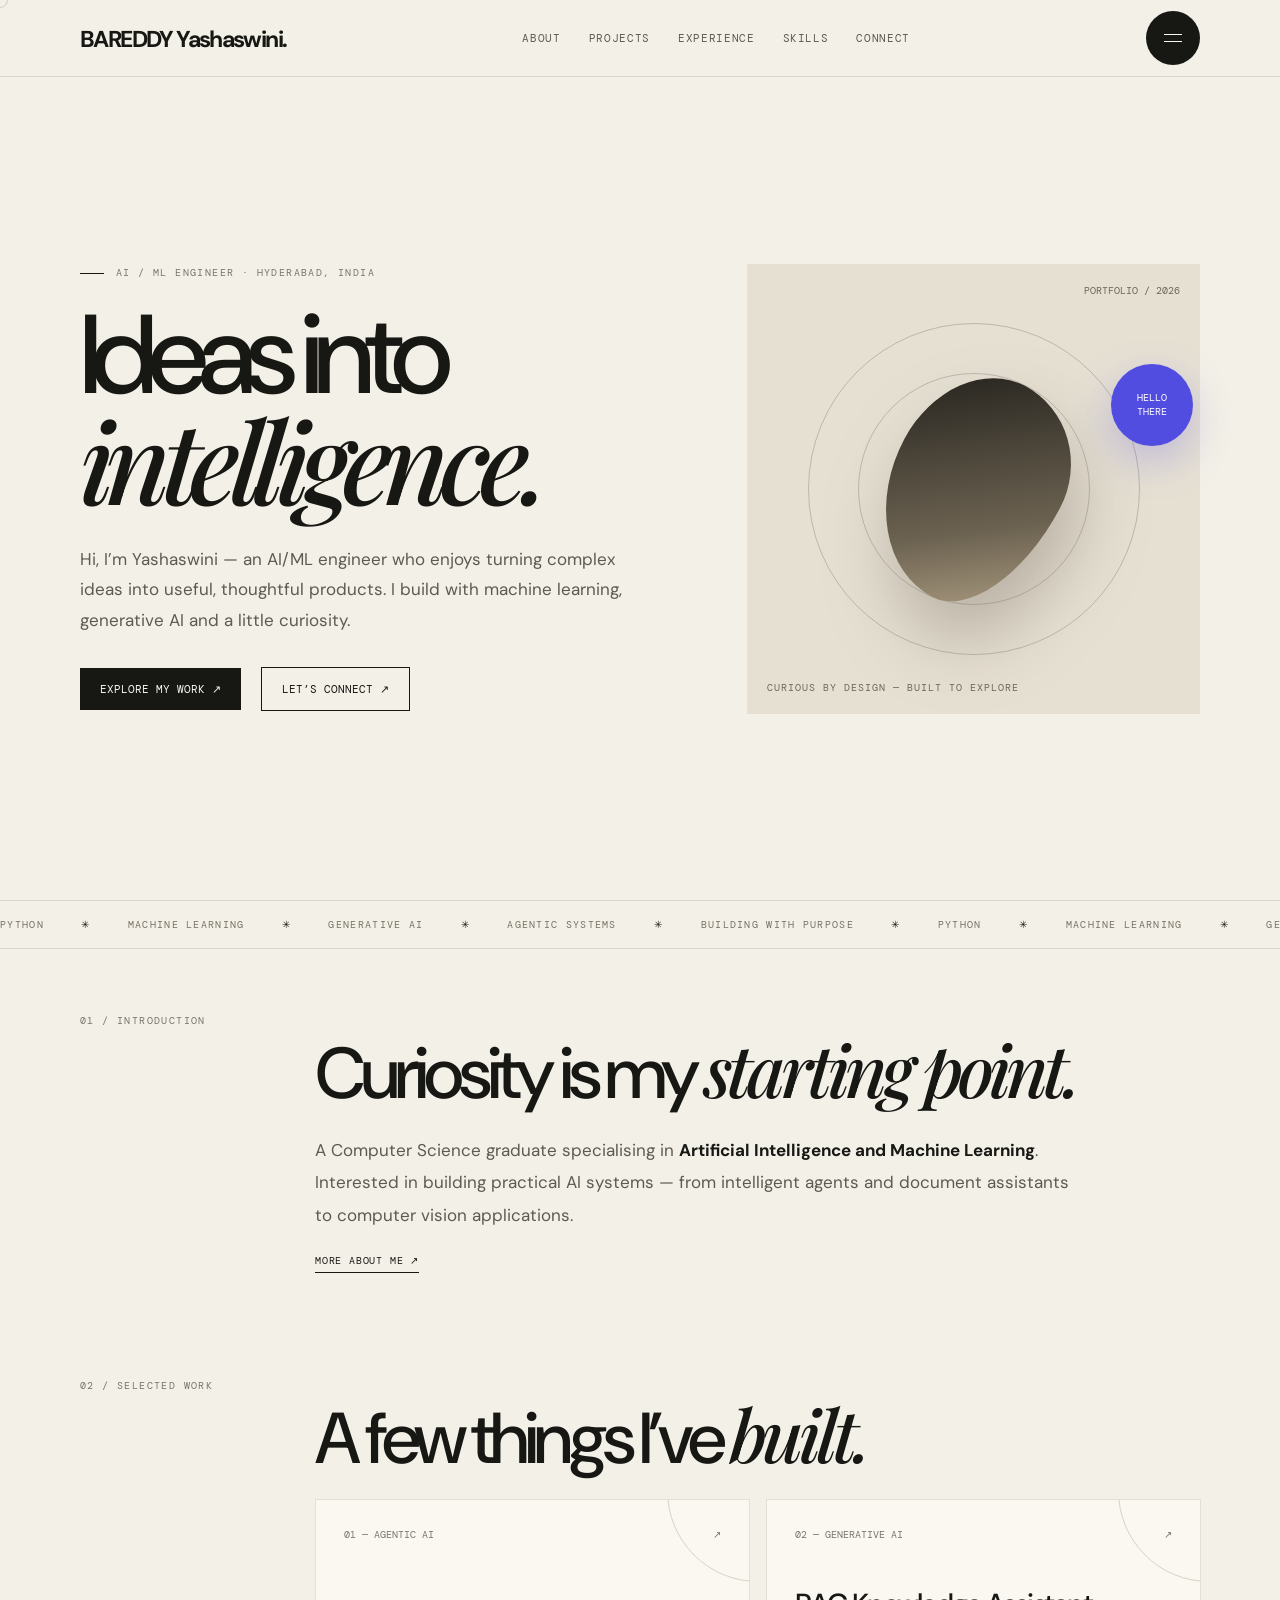
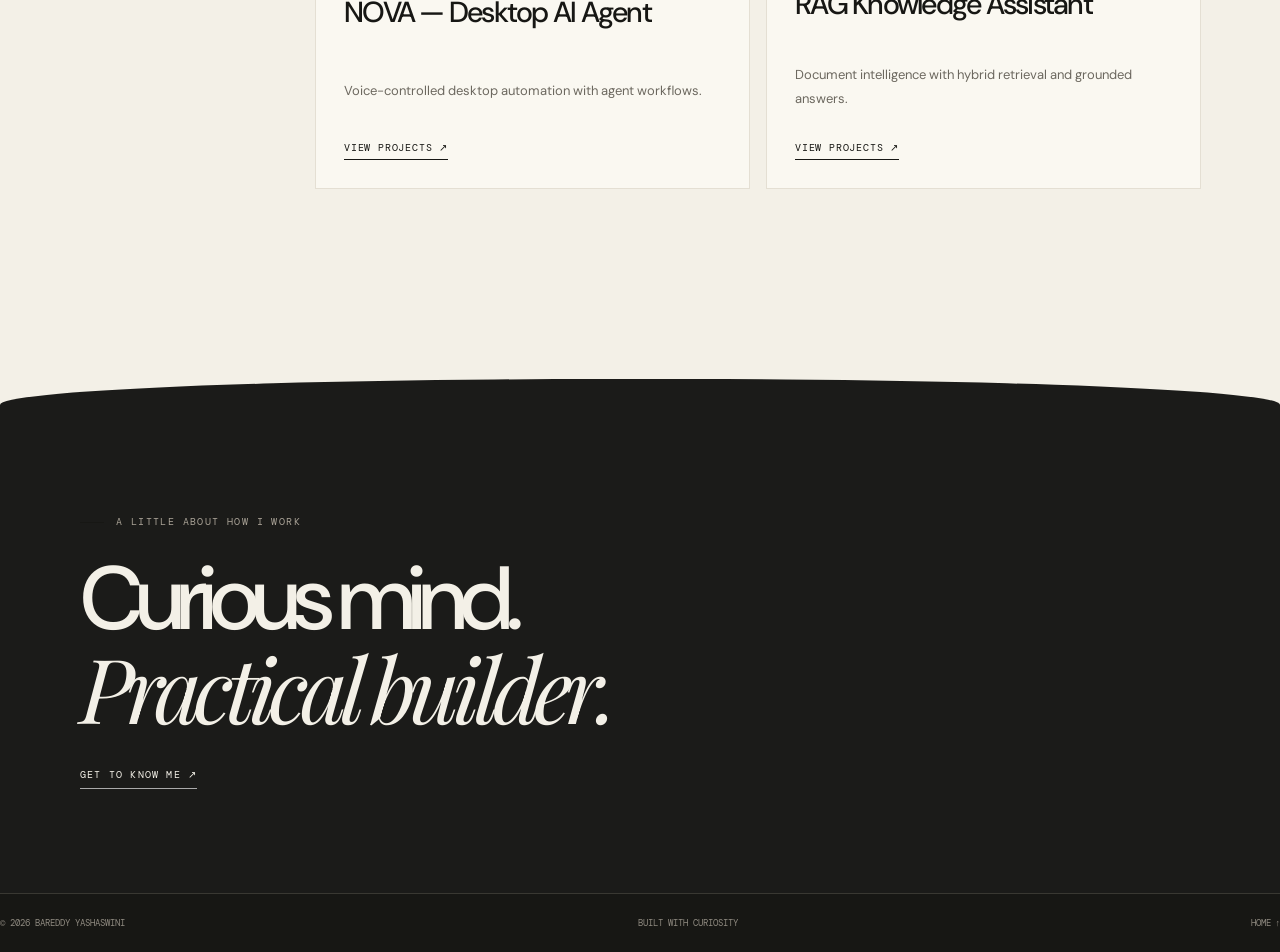
<file: index.html>
<!doctype html><html lang="en"><head><meta charset="utf-8"><meta name="viewport" content="width=device-width,initial-scale=1"><meta name="description" content="Bareddy Yashaswini — AI/ML Engineer portfolio"><title>Home | Bareddy Yashaswini</title><link rel="stylesheet" href="assets/style.css"></head><body class="page-enter"><div class="progress"></div><div class="cursor"></div><header><div class="wrap"><nav><a class="brand" href="index.html">BAREDDY Yashaswini<i></i>.</a><div class="navlinks"><a href="about.html">About</a><a href="projects.html">Projects</a><a href="experience.html">Experience</a><a href="skills.html">Skills</a><a href="contact.html">Connect</a></div><button class="menu-toggle" aria-label="Open navigation" aria-expanded="false"><span></span><span></span></button></nav></div></header><div class="menu-overlay" aria-hidden="true"><div class="menu-meta"><span>BAREDDY YASHASWINI</span><span>AI / ML ENGINEER · 2026</span></div><div class="menu-links"><a href="index.html"><small>01</small> Home</a><a href="projects.html"><small>02</small> Work</a><a href="experience.html"><small>03</small> Experience</a><a href="skills.html"><small>04</small> The toolbox</a><a href="about.html"><small>05</small> About</a><a href="contact.html"><small>06</small> Contact</a></div><div class="menu-bottom"><span>HYDERABAD, INDIA</span><a href="mailto:byashaswini2005@gmail.com">LET’S TALK ↗</a></div></div><div class="magnetic-orb" aria-hidden="true"><span>HELLO<br>THERE</span></div><main>
<section class="wrap hero"><div><div class="eyebrow">AI / ML ENGINEER · HYDERABAD, INDIA</div><h1>Ideas into<br><em>intelligence.</em></h1><p class="lead">Hi, I’m Yashaswini — an AI/ML engineer who enjoys turning complex ideas into useful, thoughtful products. I build with machine learning, generative AI and a little curiosity.</p><div class="hero-actions"><a class="btn" href="projects.html"><span>EXPLORE MY WORK ↗</span></a><a class="btn outline" href="contact.html"><span>LET’S CONNECT ↗</span></a></div></div><div class="art"><span class="stamp">PORTFOLIO / 2026</span><div class="sculpture"></div><span class="caption">CURIOUS BY DESIGN — BUILT TO EXPLORE</span></div></section>
<div class="ticker"><div class="ticker-track">PYTHON <b>✳</b> MACHINE LEARNING <b>✳</b> GENERATIVE AI <b>✳</b> AGENTIC SYSTEMS <b>✳</b> BUILDING WITH PURPOSE <b>✳</b> PYTHON <b>✳</b> MACHINE LEARNING <b>✳</b> GENERATIVE AI <b>✳</b> AGENTIC SYSTEMS <b>✳</b> BUILDING WITH PURPOSE <b>✳</b></div></div>
<section class="wrap content"><div class="two-col reveal"><div class="num">01 / INTRODUCTION</div><div><h2 class="display">Curiosity is my <em>starting point.</em></h2><p class="copy">A Computer Science graduate specialising in <strong>Artificial Intelligence and Machine Learning</strong>. Interested in building practical AI systems — from intelligent agents and document assistants to computer vision applications.</p><a class="card-link" href="about.html">MORE ABOUT ME ↗</a></div></div></section>
<section class="wrap content" style="padding-top:0"><div class="two-col reveal"><div class="num">02 / SELECTED WORK</div><div><h2 class="display">A few things I’ve <em>built.</em></h2><div class="grid"><article class="card"><div class="card-top">01 — AGENTIC AI <span>↗</span></div><h2>NOVA — Desktop AI Agent</h2><p>Voice-controlled desktop automation with agent workflows.</p><a class="card-link" href="projects.html">VIEW PROJECTS ↗</a></article><article class="card"><div class="card-top">02 — GENERATIVE AI <span>↗</span></div><h2>RAG Knowledge Assistant</h2><p>Document intelligence with hybrid retrieval and grounded answers.</p><a class="card-link" href="projects.html">VIEW PROJECTS ↗</a></article></div></div></div></section>
<section class="dark-wave"><div class="wrap dark-wave-inner"><span class="eyebrow">A LITTLE ABOUT HOW I WORK</span><h2>Curious mind.<br><em>Practical builder.</em></h2><a href="about.html">GET TO KNOW ME ↗</a></div></section></main><footer><span>© 2026 BAREDDY YASHASWINI</span><span>BUILT WITH CURIOSITY</span><a href="index.html">HOME ↑</a></footer><script src="assets/main.js"></script></body></html>
</file>
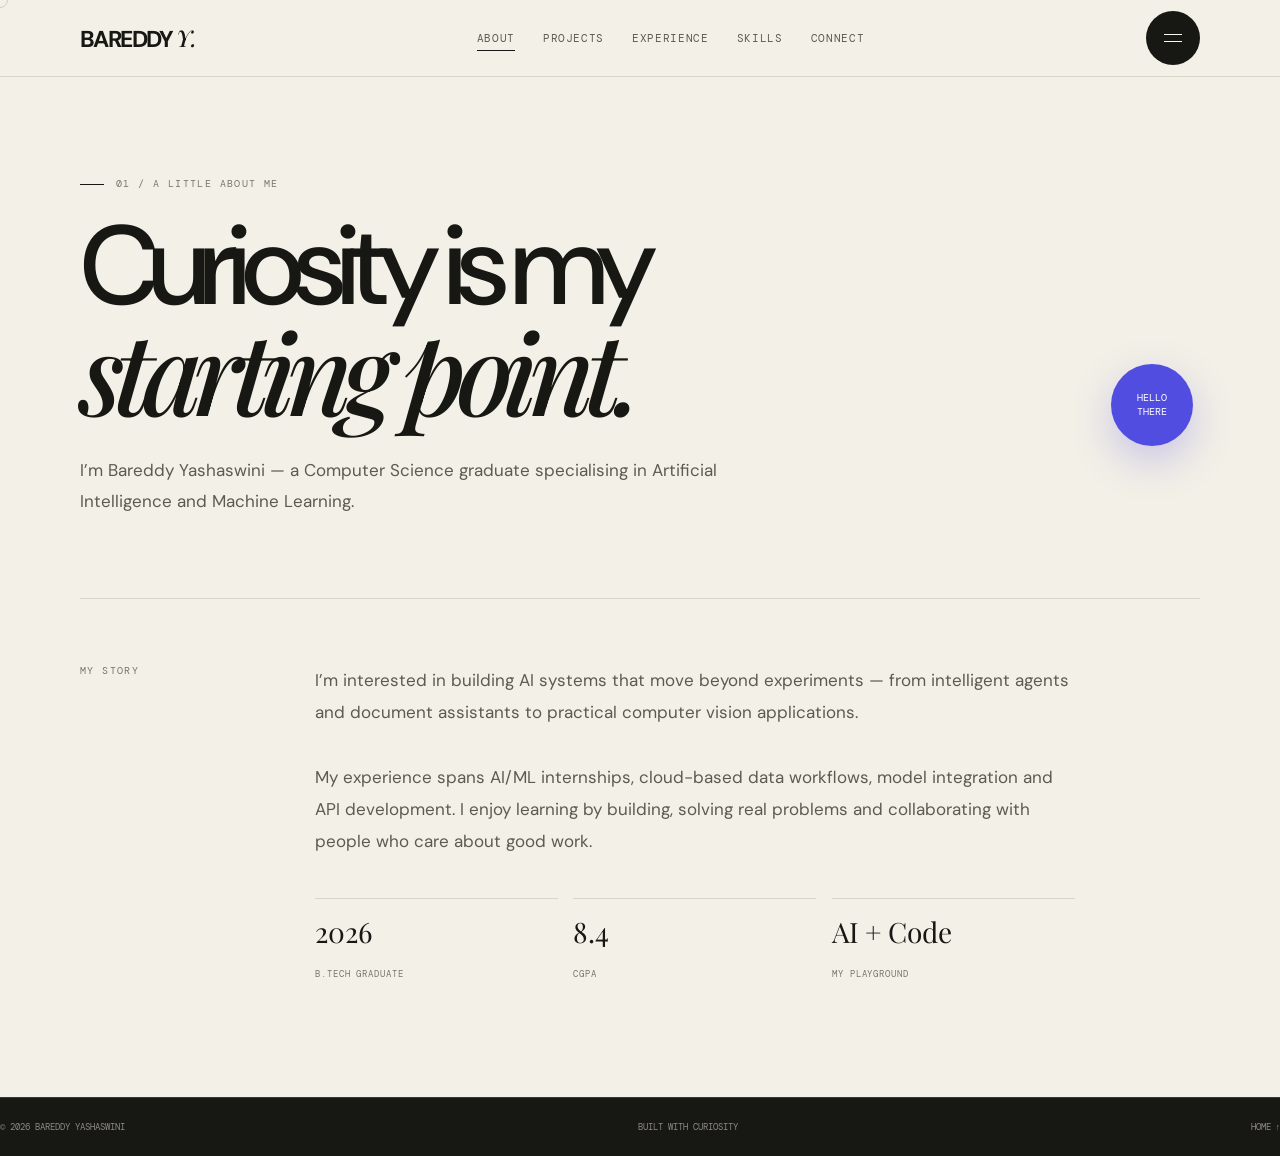
<file: about.html>
<!doctype html><html lang="en"><head><meta charset="utf-8"><meta name="viewport" content="width=device-width,initial-scale=1"><meta name="description" content="Bareddy Yashaswini — AI/ML Engineer portfolio"><title>About | Bareddy Yashaswini</title><link rel="stylesheet" href="assets/style.css"></head><body class="page-enter"><div class="progress"></div><div class="cursor"></div><header><div class="wrap"><nav><a class="brand" href="index.html">BAREDDY <i>Y.</i></a><div class="navlinks"><a href="about.html">About</a><a href="projects.html">Projects</a><a href="experience.html">Experience</a><a href="skills.html">Skills</a><a href="contact.html">Connect</a></div><button class="menu-toggle" aria-label="Open navigation" aria-expanded="false"><span></span><span></span></button></nav></div></header><div class="menu-overlay" aria-hidden="true"><div class="menu-meta"><span>BAREDDY YASHASWINI</span><span>AI / ML ENGINEER · 2026</span></div><div class="menu-links"><a href="index.html"><small>01</small> Home</a><a href="projects.html"><small>02</small> Work</a><a href="experience.html"><small>03</small> Experience</a><a href="skills.html"><small>04</small> The toolbox</a><a href="about.html"><small>05</small> About</a><a href="contact.html"><small>06</small> Contact</a></div><div class="menu-bottom"><span>HYDERABAD, INDIA</span><a href="mailto:byashaswini2005@gmail.com">LET’S TALK ↗</a></div></div><div class="magnetic-orb" aria-hidden="true"><span>HELLO<br>THERE</span></div><main>
<section class="wrap page-intro"><div class="eyebrow">01 / A LITTLE ABOUT ME</div><h1>Curiosity is my<br><em>starting point.</em></h1><p class="lead">I’m Bareddy Yashaswini — a Computer Science graduate specialising in Artificial Intelligence and Machine Learning.</p></section>
<section class="wrap content"><div class="two-col reveal"><div class="num">MY STORY</div><div class="copy">I’m interested in building AI systems that move beyond experiments — from intelligent agents and document assistants to practical computer vision applications.<br><br>My experience spans AI/ML internships, cloud-based data workflows, model integration and API development. I enjoy learning by building, solving real problems and collaborating with people who care about good work.<div class="stats"><div class="stat"><strong>2026</strong><span>B.Tech Graduate</span></div><div class="stat"><strong>8.4</strong><span>CGPA</span></div><div class="stat"><strong>AI + Code</strong><span>My Playground</span></div></div></div></div></section>
</main><footer><span>© 2026 BAREDDY YASHASWINI</span><span>BUILT WITH CURIOSITY</span><a href="index.html">HOME ↑</a></footer><script src="assets/main.js"></script></body></html>
</file>
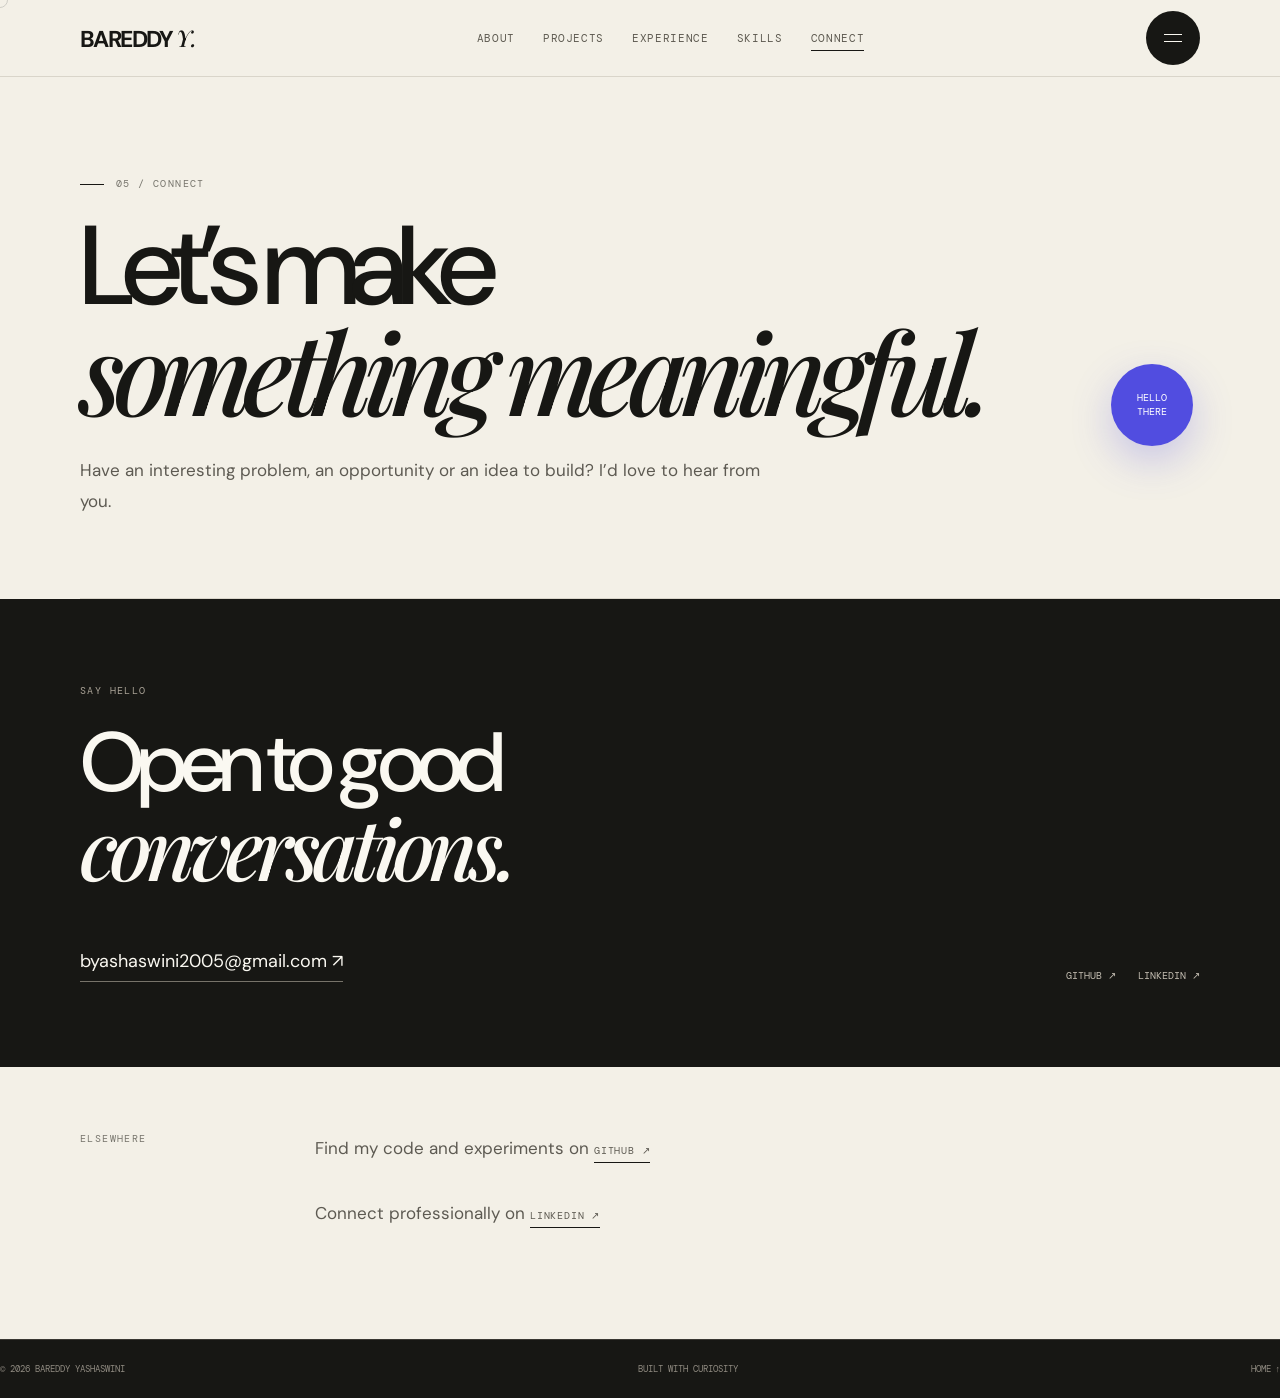
<file: contact.html>
<!doctype html><html lang="en"><head><meta charset="utf-8"><meta name="viewport" content="width=device-width,initial-scale=1"><meta name="description" content="Bareddy Yashaswini — AI/ML Engineer portfolio"><title>Connect | Bareddy Yashaswini</title><link rel="stylesheet" href="assets/style.css"></head><body class="page-enter"><div class="progress"></div><div class="cursor"></div><header><div class="wrap"><nav><a class="brand" href="index.html">BAREDDY <i>Y.</i></a><div class="navlinks"><a href="about.html">About</a><a href="projects.html">Projects</a><a href="experience.html">Experience</a><a href="skills.html">Skills</a><a href="contact.html">Connect</a></div><button class="menu-toggle" aria-label="Open navigation" aria-expanded="false"><span></span><span></span></button></nav></div></header><div class="menu-overlay" aria-hidden="true"><div class="menu-meta"><span>BAREDDY YASHASWINI</span><span>AI / ML ENGINEER · 2026</span></div><div class="menu-links"><a href="index.html"><small>01</small> Home</a><a href="projects.html"><small>02</small> Work</a><a href="experience.html"><small>03</small> Experience</a><a href="skills.html"><small>04</small> The toolbox</a><a href="about.html"><small>05</small> About</a><a href="contact.html"><small>06</small> Contact</a></div><div class="menu-bottom"><span>HYDERABAD, INDIA</span><a href="mailto:byashaswini2005@gmail.com">LET’S TALK ↗</a></div></div><div class="magnetic-orb" aria-hidden="true"><span>HELLO<br>THERE</span></div><main>
<section class="wrap page-intro"><div class="eyebrow">05 / CONNECT</div><h1>Let’s make<br><em>something meaningful.</em></h1><p class="lead">Have an interesting problem, an opportunity or an idea to build? I’d love to hear from you.</p></section>
<section class="contact-panel"><div class="wrap"><div class="kicker">SAY HELLO</div><h2>Open to good<br><em>conversations.</em></h2><div class="contact-row"><a class="email" href="mailto:byashaswini2005@gmail.com">byashaswini2005@gmail.com ↗</a><div class="socials"><a href="https://github.com/Yashaswini719" target="_blank" rel="noopener">GITHUB ↗</a><a href="https://www.linkedin.com/in/yashaswini-bareddy" target="_blank" rel="noopener">LINKEDIN ↗</a></div></div></div></section>
<section class="wrap content"><div class="two-col"><div class="num">ELSEWHERE</div><div class="copy">Find my code and experiments on <a class="card-link" href="https://github.com/Yashaswini719" target="_blank" rel="noopener">GITHUB ↗</a><br><br>Connect professionally on <a class="card-link" href="https://www.linkedin.com/in/yashaswini-bareddy" target="_blank" rel="noopener">LINKEDIN ↗</a></div></div></section>
</main><footer><span>© 2026 BAREDDY YASHASWINI</span><span>BUILT WITH CURIOSITY</span><a href="index.html">HOME ↑</a></footer><script src="assets/main.js"></script></body></html>
</file>
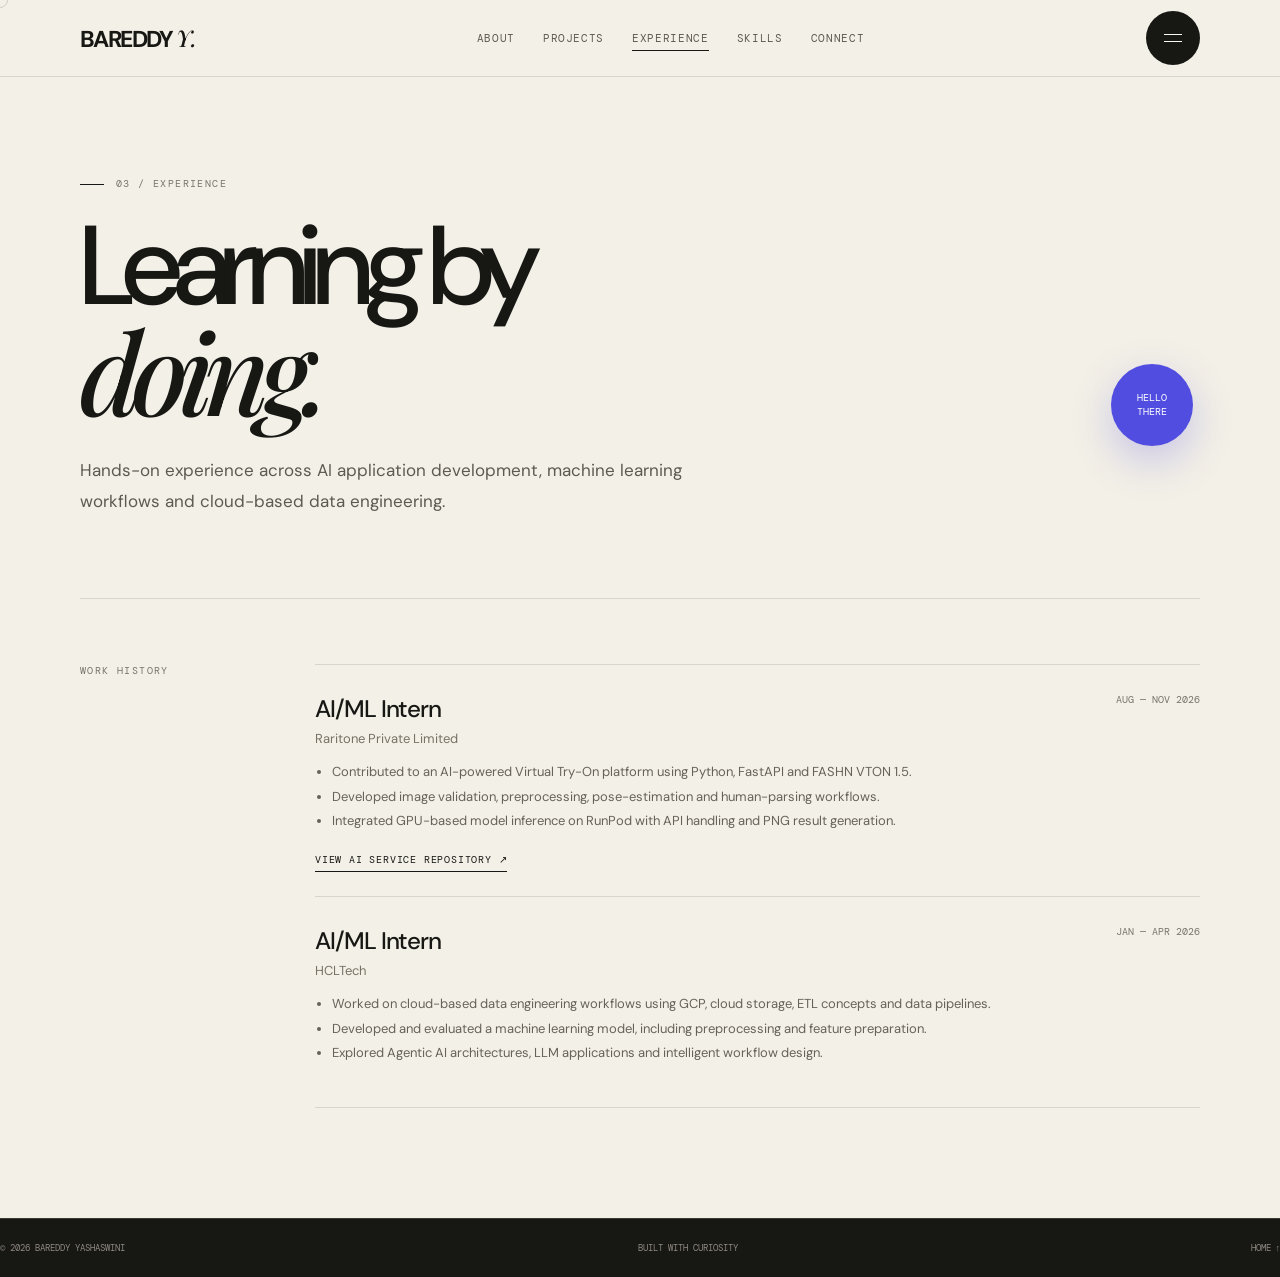
<file: experience.html>
<!doctype html><html lang="en"><head><meta charset="utf-8"><meta name="viewport" content="width=device-width,initial-scale=1"><meta name="description" content="Bareddy Yashaswini — AI/ML Engineer portfolio"><title>Experience | Bareddy Yashaswini</title><link rel="stylesheet" href="assets/style.css"></head><body class="page-enter"><div class="progress"></div><div class="cursor"></div><header><div class="wrap"><nav><a class="brand" href="index.html">BAREDDY <i>Y.</i></a><div class="navlinks"><a href="about.html">About</a><a href="projects.html">Projects</a><a href="experience.html">Experience</a><a href="skills.html">Skills</a><a href="contact.html">Connect</a></div><button class="menu-toggle" aria-label="Open navigation" aria-expanded="false"><span></span><span></span></button></nav></div></header><div class="menu-overlay" aria-hidden="true"><div class="menu-meta"><span>BAREDDY YASHASWINI</span><span>AI / ML ENGINEER · 2026</span></div><div class="menu-links"><a href="index.html"><small>01</small> Home</a><a href="projects.html"><small>02</small> Work</a><a href="experience.html"><small>03</small> Experience</a><a href="skills.html"><small>04</small> The toolbox</a><a href="about.html"><small>05</small> About</a><a href="contact.html"><small>06</small> Contact</a></div><div class="menu-bottom"><span>HYDERABAD, INDIA</span><a href="mailto:byashaswini2005@gmail.com">LET’S TALK ↗</a></div></div><div class="magnetic-orb" aria-hidden="true"><span>HELLO<br>THERE</span></div><main>
<section class="wrap page-intro"><div class="eyebrow">03 / EXPERIENCE</div><h1>Learning by<br><em>doing.</em></h1><p class="lead">Hands-on experience across AI application development, machine learning workflows and cloud-based data engineering.</p></section>
<section class="wrap content"><div class="two-col"><div class="num">WORK HISTORY</div><div class="timeline">
<article class="job reveal"><div><h2>AI/ML Intern</h2><div class="company">Raritone Private Limited</div><ul><li>Contributed to an AI-powered Virtual Try-On platform using Python, FastAPI and FASHN VTON 1.5.</li><li>Developed image validation, preprocessing, pose-estimation and human-parsing workflows.</li><li>Integrated GPU-based model inference on RunPod with API handling and PNG result generation.</li></ul><a class="card-link" href="https://github.com/Yashaswini719/raritone-ai-service" target="_blank" rel="noopener">VIEW AI SERVICE REPOSITORY ↗</a></div><time>AUG — NOV 2026</time></article>
<article class="job reveal"><div><h2>AI/ML Intern</h2><div class="company">HCLTech</div><ul><li>Worked on cloud-based data engineering workflows using GCP, cloud storage, ETL concepts and data pipelines.</li><li>Developed and evaluated a machine learning model, including preprocessing and feature preparation.</li><li>Explored Agentic AI architectures, LLM applications and intelligent workflow design.</li></ul></div><time>JAN — APR 2026</time></article>
</div></div></section>
</main><footer><span>© 2026 BAREDDY YASHASWINI</span><span>BUILT WITH CURIOSITY</span><a href="index.html">HOME ↑</a></footer><script src="assets/main.js"></script></body></html>
</file>
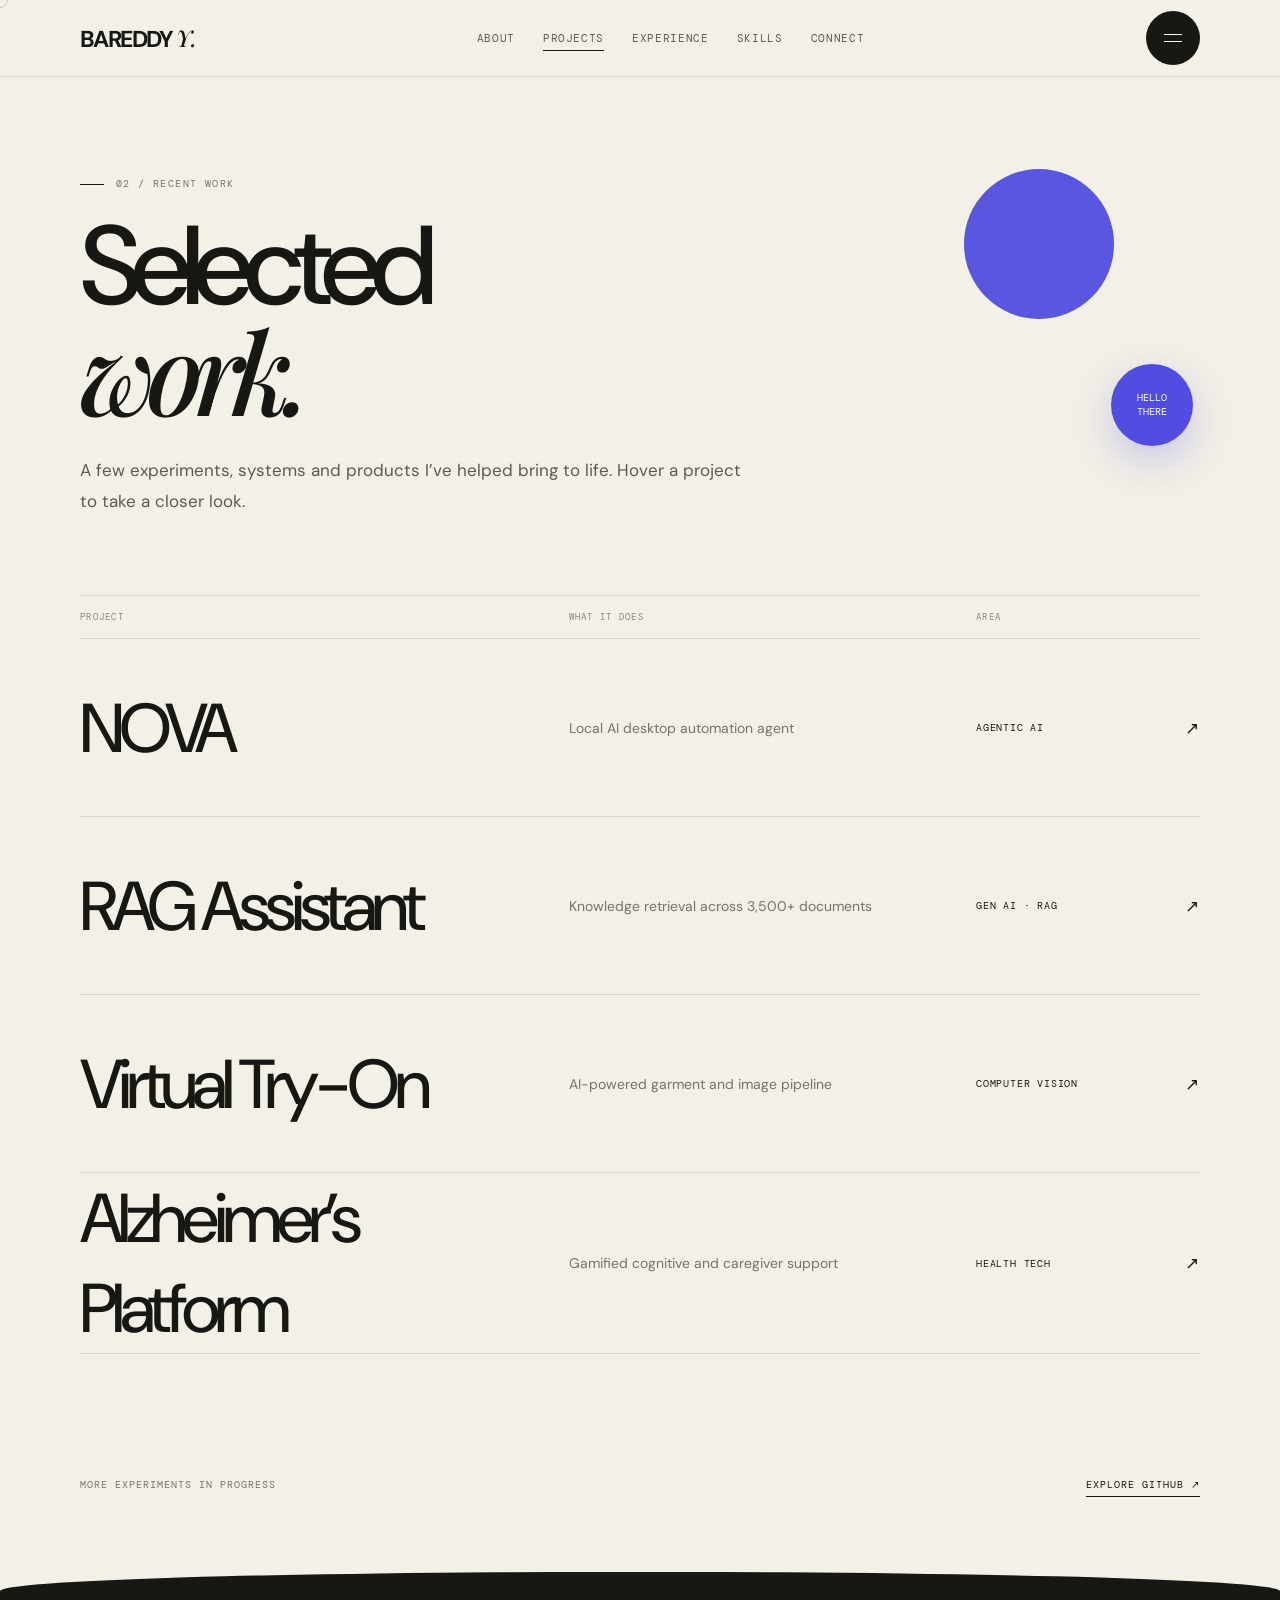
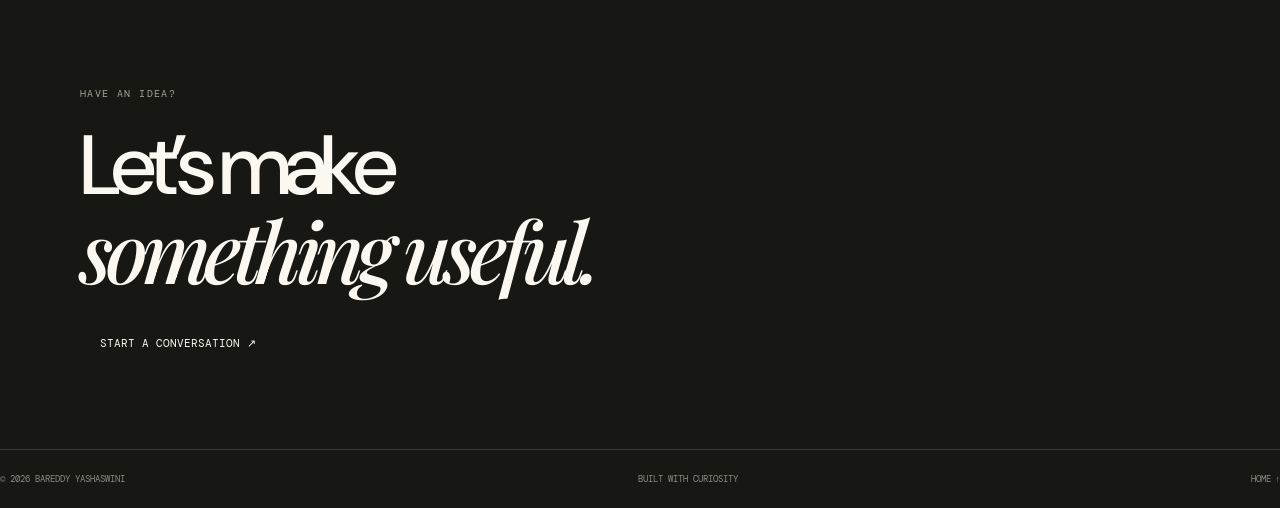
<file: projects.html>
<!doctype html><html lang="en"><head><meta charset="utf-8"><meta name="viewport" content="width=device-width,initial-scale=1"><meta name="description" content="Bareddy Yashaswini — selected AI/ML and software projects"><title>Work | Bareddy Yashaswini</title><link rel="stylesheet" href="assets/style.css"></head><body class="page-enter"><div class="progress"></div><div class="cursor"></div>
<header><div class="wrap"><nav><a class="brand" href="index.html">BAREDDY <i>Y.</i></a><div class="navlinks"><a href="about.html">About</a><a href="projects.html">Projects</a><a href="experience.html">Experience</a><a href="skills.html">Skills</a><a href="contact.html">Connect</a></div><button class="menu-toggle" aria-label="Open navigation" aria-expanded="false"><span></span><span></span></button></nav></div></header><div class="menu-overlay" aria-hidden="true"><div class="menu-meta"><span>BAREDDY YASHASWINI</span><span>AI / ML ENGINEER · 2026</span></div><div class="menu-links"><a href="index.html"><small>01</small> Home</a><a href="projects.html"><small>02</small> Work</a><a href="experience.html"><small>03</small> Experience</a><a href="skills.html"><small>04</small> The toolbox</a><a href="about.html"><small>05</small> About</a><a href="contact.html"><small>06</small> Contact</a></div><div class="menu-bottom"><span>HYDERABAD, INDIA</span><a href="mailto:byashaswini2005@gmail.com">LET’S TALK ↗</a></div></div><div class="magnetic-orb" aria-hidden="true"><span>HELLO<br>THERE</span></div>
<main><section class="wrap page-intro work-intro"><div class="eyebrow">02 / RECENT WORK</div><h1>Selected<br><em>work.</em></h1><p class="lead">A few experiments, systems and products I’ve helped bring to life. Hover a project to take a closer look.</p></section>
<section class="wrap work-list-section"><div class="work-list-label"><span>PROJECT</span><span>WHAT IT DOES</span><span>AREA</span></div>
<a class="work-row" href="https://github.com/Yashaswini719" target="_blank" rel="noopener noreferrer" data-preview="nova"><span class="work-name">NOVA</span><span class="work-desc">Local AI desktop automation agent</span><span class="work-type">AGENTIC AI <b>↗</b></span><div class="work-preview preview-nova"><div class="preview-top">VOICE → INTENT → ACTION</div><div class="nova-orbit"><i></i><i></i><i></i><b>N</b></div><strong>NOVA<span>_</span></strong><small>YOUR DESKTOP, IN CONVERSATION</small></div></a>
<a class="work-row" href="https://github.com/Yashaswini719/Rag-chatbot" target="_blank" rel="noopener noreferrer" data-preview="rag"><span class="work-name">RAG Assistant</span><span class="work-desc">Knowledge retrieval across 3,500+ documents</span><span class="work-type">GEN AI · RAG <b>↗</b></span><div class="work-preview preview-rag"><div class="rag-doc"><small>KNOWLEDGE BASE / SEARCH</small><b>Find the answer.</b><i></i><i></i><i></i><label>3,500+ DOCUMENTS INDEXED</label></div><div class="rag-glow"></div></div></a>
<a class="work-row" href="https://github.com/Yashaswini719/raritone-ai-service" target="_blank" rel="noopener noreferrer" data-preview="vton"><span class="work-name">Virtual Try-On</span><span class="work-desc">AI-powered garment and image pipeline</span><span class="work-type">COMPUTER VISION <b>↗</b></span><div class="work-preview preview-vton"><div class="vton-frame"><div class="vton-person"></div><div class="vton-garment"></div><div class="vton-arrow">→</div><div class="vton-result"></div></div><small>IMAGE · POSE · SEGMENT · TRY ON</small></div></a>
<a class="work-row" href="https://github.com/Yashaswini719/Alzheimer-s-gamified--safety-system" target="_blank" rel="noopener noreferrer" data-preview="alz"><span class="work-name">Alzheimer’s Platform</span><span class="work-desc">Gamified cognitive and caregiver support</span><span class="work-type">HEALTH TECH <b>↗</b></span><div class="work-preview preview-alz"><div class="alz-card"><small>DAILY COGNITIVE SESSION</small><strong>Today’s<br>challenge.</strong><div class="alz-dots"><i></i><i></i><i></i><i></i><i></i></div><small>MEMORY · FOCUS · ROUTINE</small></div></div></a>
</section><section class="wrap archive-note"><span>MORE EXPERIMENTS IN PROGRESS</span><a href="https://github.com/Yashaswini719" target="_blank" rel="noopener noreferrer">EXPLORE GITHUB ↗</a></section>
<section class="contact-panel work-cta"><div class="wrap"><div class="kicker">HAVE AN IDEA?</div><h2>Let’s make<br><em>something useful.</em></h2><a class="btn" href="contact.html"><span>START A CONVERSATION ↗</span></a></div></section></main><footer><span>© 2026 BAREDDY YASHASWINI</span><span>BUILT WITH CURIOSITY</span><a href="index.html">HOME ↑</a></footer><script src="assets/main.js"></script></body></html>
</file>
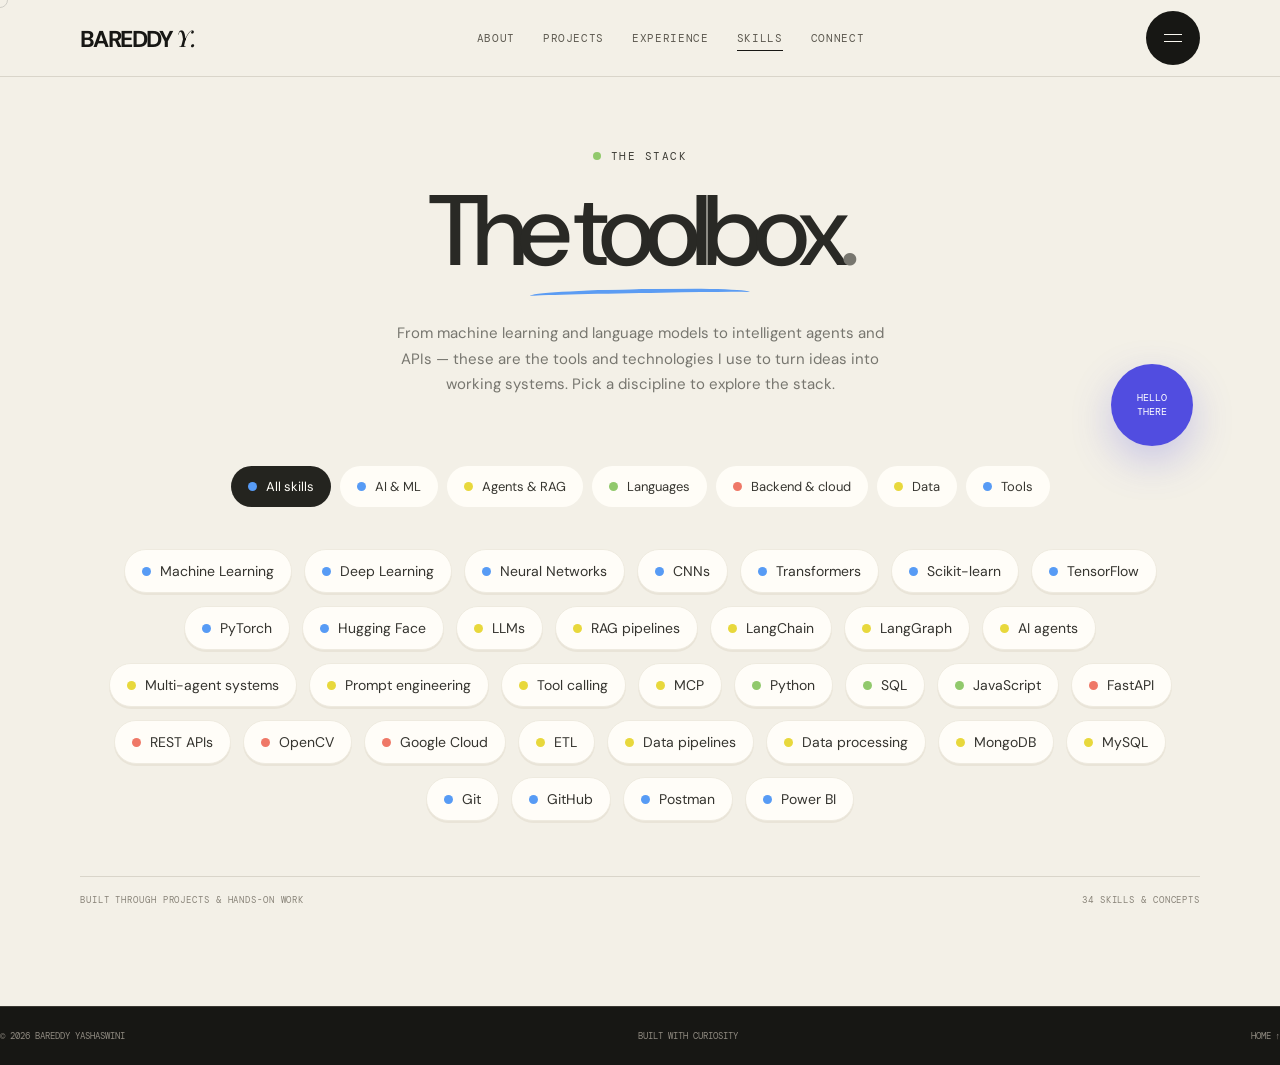
<file: skills.html>
<!doctype html>
<html lang="en"><head><meta charset="utf-8"><meta name="viewport" content="width=device-width,initial-scale=1">
<meta name="description" content="Bareddy Yashaswini — AI/ML Engineer skills and technical toolbox">
<title>The Toolbox | Bareddy Yashaswini</title><link rel="stylesheet" href="assets/style.css"></head>
<body class="page-enter"><div class="progress"></div><div class="cursor"></div>
<header><div class="wrap"><nav><a class="brand" href="index.html">BAREDDY <i>Y.</i></a><div class="navlinks"><a href="about.html">About</a><a href="projects.html">Projects</a><a href="experience.html">Experience</a><a href="skills.html">Skills</a><a href="contact.html">Connect</a></div><button class="menu-toggle" aria-label="Open navigation" aria-expanded="false"><span></span><span></span></button></nav></div></header><div class="menu-overlay" aria-hidden="true"><div class="menu-meta"><span>BAREDDY YASHASWINI</span><span>AI / ML ENGINEER · 2026</span></div><div class="menu-links"><a href="index.html"><small>01</small> Home</a><a href="projects.html"><small>02</small> Work</a><a href="experience.html"><small>03</small> Experience</a><a href="skills.html"><small>04</small> The toolbox</a><a href="about.html"><small>05</small> About</a><a href="contact.html"><small>06</small> Contact</a></div><div class="menu-bottom"><span>HYDERABAD, INDIA</span><a href="mailto:byashaswini2005@gmail.com">LET’S TALK ↗</a></div></div><div class="magnetic-orb" aria-hidden="true"><span>HELLO<br>THERE</span></div>
<main><section class="toolbox-hero wrap"><div class="toolbox-kicker"><span></span> THE STACK</div><h1>The toolbox<span>.</span></h1><div class="toolbox-scribble"></div>
<p class="toolbox-intro">From machine learning and language models to intelligent agents and APIs — these are the tools and technologies I use to turn ideas into working systems. Pick a discipline to explore the stack.</p></section>
<section class="wrap toolbox-content"><div class="toolbox-filters" role="group" aria-label="Filter skills">
<button class="filter-chip active" data-filter="all"><i class="dot blue"></i> All skills</button>
<button class="filter-chip" data-filter="ai"><i class="dot blue"></i> AI &amp; ML</button>
<button class="filter-chip" data-filter="agents"><i class="dot yellow"></i> Agents &amp; RAG</button>
<button class="filter-chip" data-filter="languages"><i class="dot green"></i> Languages</button>
<button class="filter-chip" data-filter="backend"><i class="dot coral"></i> Backend &amp; cloud</button>
<button class="filter-chip" data-filter="data"><i class="dot yellow"></i> Data</button>
<button class="filter-chip" data-filter="tools"><i class="dot blue"></i> Tools</button></div>
<div class="skill-cloud" aria-live="polite">
<span class="skill-pill" data-category="ai"><i class="dot blue"></i> Machine Learning</span>
<span class="skill-pill" data-category="ai"><i class="dot blue"></i> Deep Learning</span>
<span class="skill-pill" data-category="ai"><i class="dot blue"></i> Neural Networks</span>
<span class="skill-pill" data-category="ai"><i class="dot blue"></i> CNNs</span>
<span class="skill-pill" data-category="ai"><i class="dot blue"></i> Transformers</span>
<span class="skill-pill" data-category="ai"><i class="dot blue"></i> Scikit-learn</span>
<span class="skill-pill" data-category="ai"><i class="dot blue"></i> TensorFlow</span>
<span class="skill-pill" data-category="ai"><i class="dot blue"></i> PyTorch</span>
<span class="skill-pill" data-category="ai"><i class="dot blue"></i> Hugging Face</span>
<span class="skill-pill" data-category="agents"><i class="dot yellow"></i> LLMs</span>
<span class="skill-pill" data-category="agents"><i class="dot yellow"></i> RAG pipelines</span>
<span class="skill-pill" data-category="agents"><i class="dot yellow"></i> LangChain</span>
<span class="skill-pill" data-category="agents"><i class="dot yellow"></i> LangGraph</span>
<span class="skill-pill" data-category="agents"><i class="dot yellow"></i> AI agents</span>
<span class="skill-pill" data-category="agents"><i class="dot yellow"></i> Multi-agent systems</span>
<span class="skill-pill" data-category="agents"><i class="dot yellow"></i> Prompt engineering</span>
<span class="skill-pill" data-category="agents"><i class="dot yellow"></i> Tool calling</span>
<span class="skill-pill" data-category="agents"><i class="dot yellow"></i> MCP</span>
<span class="skill-pill" data-category="languages"><i class="dot green"></i> Python</span>
<span class="skill-pill" data-category="languages"><i class="dot green"></i> SQL</span>
<span class="skill-pill" data-category="languages"><i class="dot green"></i> JavaScript</span>
<span class="skill-pill" data-category="backend"><i class="dot coral"></i> FastAPI</span>
<span class="skill-pill" data-category="backend"><i class="dot coral"></i> REST APIs</span>
<span class="skill-pill" data-category="backend"><i class="dot coral"></i> OpenCV</span>
<span class="skill-pill" data-category="backend"><i class="dot coral"></i> Google Cloud</span>
<span class="skill-pill" data-category="data"><i class="dot yellow"></i> ETL</span>
<span class="skill-pill" data-category="data"><i class="dot yellow"></i> Data pipelines</span>
<span class="skill-pill" data-category="data"><i class="dot yellow"></i> Data processing</span>
<span class="skill-pill" data-category="data"><i class="dot yellow"></i> MongoDB</span>
<span class="skill-pill" data-category="data"><i class="dot yellow"></i> MySQL</span>
<span class="skill-pill" data-category="tools"><i class="dot blue"></i> Git</span>
<span class="skill-pill" data-category="tools"><i class="dot blue"></i> GitHub</span>
<span class="skill-pill" data-category="tools"><i class="dot blue"></i> Postman</span>
<span class="skill-pill" data-category="tools"><i class="dot blue"></i> Power BI</span>
</div>
<div class="toolbox-foot"><span>BUILT THROUGH PROJECTS &amp; HANDS-ON WORK</span><span>34 SKILLS &amp; CONCEPTS</span></div></section></main>
<footer><span>© 2026 BAREDDY YASHASWINI</span><span>BUILT WITH CURIOSITY</span><a href="index.html">HOME ↑</a></footer>
<script src="assets/main.js"></script></body></html>
</file>
<file: assets/style.css>
@import url('https://fonts.googleapis.com/css2?family=DM+Mono:wght@400;500&family=DM+Sans:wght@400;500;600;700&family=Playfair+Display:ital,wght@0,500;0,600;1,500&display=swap');
:root{--cream:#f3f0e7;--paper:#faf8f1;--ink:#171714;--muted:#77756d;--line:#d9d5ca;--sand:#c7b99e}
*{box-sizing:border-box}html{scroll-behavior:smooth}body{margin:0;background:var(--cream);color:var(--ink);font-family:'DM Sans',sans-serif;overflow-x:hidden}a{color:inherit;text-decoration:none}button{font:inherit}.wrap{width:min(1120px,calc(100% - 48px));margin:auto}
.cursor{position:fixed;width:16px;height:16px;border:1px solid #171714;border-radius:50%;pointer-events:none;z-index:9999;transform:translate(-50%,-50%);transition:width .2s,height .2s,background .2s;mix-blend-mode:difference}.cursor.big{width:48px;height:48px;background:#fff}
.progress{position:fixed;top:0;left:0;height:2px;background:var(--ink);width:0;z-index:9998}
header{position:sticky;top:0;z-index:100;background:#f3f0e7eF;backdrop-filter:blur(14px);border-bottom:1px solid var(--line)}
nav{height:76px;display:flex;align-items:center;justify-content:space-between}.brand{font-size:23px;font-weight:700;letter-spacing:-.07em}.brand i{font-family:'Playfair Display';font-weight:500}.navlinks{display:flex;gap:28px;font:11px 'DM Mono',monospace;text-transform:uppercase;letter-spacing:.06em}.navlinks a{position:relative;padding:8px 0;color:#5e5a51}.navlinks a:after{content:'';position:absolute;bottom:2px;left:0;width:100%;height:1px;background:var(--ink);transform:scaleX(0);transform-origin:right;transition:transform .35s}.navlinks a:hover:after,.navlinks a.active:after{transform:scaleX(1);transform-origin:left}.menu{display:none}
.eyebrow,.kicker,.num{font:10px 'DM Mono',monospace;letter-spacing:.14em;text-transform:uppercase;color:var(--muted)}.eyebrow:before{content:"";display:inline-block;width:24px;height:1px;background:var(--ink);vertical-align:middle;margin-right:12px}
h1{font-size:clamp(58px,9vw,112px);line-height:.92;letter-spacing:-.085em;margin:25px 0;font-weight:500}h1 em,.display em{font-family:'Playfair Display',serif;font-weight:500}.display{font-size:clamp(43px,6vw,72px);line-height:1;letter-spacing:-.07em;font-weight:500;margin:18px 0 24px}.lead{font-size:17px;line-height:1.8;color:#5d5a52;max-width:610px}
.btn{background:var(--ink);color:var(--paper);padding:14px 20px;display:inline-flex;align-items:center;gap:20px;font:11px 'DM Mono',monospace;transition:.3s;position:relative;overflow:hidden}.btn:before{content:'';position:absolute;inset:0;background:#766b58;transform:translateX(-105%);transition:transform .35s}.btn:hover:before{transform:translateX(0)}.btn span{position:relative;z-index:1}.btn.outline{background:transparent;color:var(--ink);border:1px solid var(--ink)}.btn.outline:before{background:var(--ink)}.btn.outline:hover{color:var(--paper)}
.hero{min-height:calc(100vh - 77px);display:grid;grid-template-columns:1.15fr .85fr;align-items:center;gap:55px;padding:80px 0}.hero .lead{max-width:560px}.hero-actions{display:flex;gap:20px;align-items:center;margin-top:32px}.art{height:450px;background:#e6e0d3;position:relative;display:grid;place-items:center;overflow:hidden}.art:before,.art:after{content:'';position:absolute;border:1px solid #17171433;border-radius:50%;width:330px;height:330px;animation:orbit 22s linear infinite}.art:after{width:230px;height:230px;animation-direction:reverse;animation-duration:16s}.sculpture{width:170px;height:230px;border-radius:48% 52% 42% 58%/45% 40% 60% 55%;background:linear-gradient(145deg,#1e1d19,#6c6251 65%,#b4a487);transform:rotate(28deg);box-shadow:25px 30px 70px #726a5b66;z-index:1;animation:float 6s ease-in-out infinite}.art .stamp{position:absolute;top:20px;right:20px;font:10px 'DM Mono';color:#6d665a}.art .caption{position:absolute;bottom:20px;left:20px;font:10px 'DM Mono';letter-spacing:.1em;color:#6d665a}
@keyframes orbit{to{transform:rotate(360deg)}}@keyframes float{0%,100%{transform:translateY(0) rotate(28deg)}50%{transform:translateY(-18px) rotate(34deg)}}
.ticker{border-block:1px solid var(--line);padding:17px 0;white-space:nowrap;overflow:hidden;font:10px 'DM Mono';letter-spacing:.13em;color:#777166}.ticker-track{display:inline-block;animation:marquee 32s linear infinite}.ticker b{padding:0 30px;color:var(--ink);font-weight:400}@keyframes marquee{to{transform:translateX(-50%)}}
.page-intro{padding:100px 0 65px;border-bottom:1px solid var(--line)}.page-intro .lead{max-width:680px}
.content{padding:65px 0 110px}.section-label{font:10px 'DM Mono';letter-spacing:.12em;color:var(--muted);margin-bottom:25px}
.grid{display:grid;grid-template-columns:1fr 1fr;gap:16px}.card{background:var(--paper);border:1px solid #e4dfd3;padding:28px;min-height:290px;display:flex;flex-direction:column;justify-content:space-between;position:relative;overflow:hidden;transition:transform .4s,border-color .4s}.card:after{content:'';position:absolute;width:180px;height:180px;border:1px solid #d9d2c4;border-radius:50%;right:-100px;top:-100px;transition:transform .6s}.card:hover{transform:translateY(-7px);border-color:#a79b85}.card:hover:after{transform:scale(2)}.card-top{display:flex;justify-content:space-between;font:10px 'DM Mono';color:var(--muted)}.card h2{font-size:29px;letter-spacing:-.06em;font-weight:500;margin:26px 0 10px}.card p{font-size:13px;line-height:1.8;color:#6c685f;max-width:460px}.tags{display:flex;gap:7px;flex-wrap:wrap;margin:18px 0}.tag{border:1px solid var(--line);padding:6px 9px;border-radius:30px;font:9px 'DM Mono';color:#69655c}.card-link{font:10px 'DM Mono';letter-spacing:.08em;border-bottom:1px solid var(--ink);padding-bottom:5px;width:max-content;position:relative;z-index:2}.card-link:hover{color:#8a785d}
.two-col{display:grid;grid-template-columns:190px 1fr;gap:45px}.copy{font-size:17px;line-height:1.9;color:#5d5a52;max-width:760px}.copy strong{color:var(--ink)}
.stats{display:grid;grid-template-columns:repeat(3,1fr);gap:15px;margin-top:40px}.stat{border-top:1px solid var(--line);padding-top:14px}.stat strong{display:block;font:28px 'Playfair Display';margin-bottom:5px}.stat span{font:9px 'DM Mono';letter-spacing:.1em;color:var(--muted);text-transform:uppercase}
.timeline{border-top:1px solid var(--line)}.job{display:grid;grid-template-columns:1fr auto;gap:25px;padding:28px 0;border-bottom:1px solid var(--line)}.job h2{font-size:24px;letter-spacing:-.05em;font-weight:500;margin:0 0 6px}.company{font-size:13px;color:#777166}.job time{font:10px 'DM Mono';color:var(--muted)}.job ul{padding-left:17px;font-size:13px;line-height:1.9;color:#666259;max-width:750px}
.skills{display:grid;grid-template-columns:1fr 1fr;gap:35px 55px}.skill{border-top:1px solid var(--line);padding-top:15px}.skill h2{font:10px 'DM Mono';letter-spacing:.12em;text-transform:uppercase;margin:0 0 14px}.skill p{font-size:15px;line-height:1.9;color:#666259;margin:0}
.contact-panel{background:var(--ink);color:var(--paper);padding:85px 0}.contact-panel .kicker{color:#aaa397}.contact-panel h2{font-size:clamp(48px,7vw,84px);line-height:.98;letter-spacing:-.08em;font-weight:500;margin:25px 0}.contact-panel h2 em{font-family:'Playfair Display';font-weight:500}.contact-row{display:flex;justify-content:space-between;align-items:end;gap:25px;margin-top:55px}.email{font-size:18px;border-bottom:1px solid #77736a;padding-bottom:8px}.socials{display:flex;gap:22px;font:10px 'DM Mono';color:#c3bdb1}.socials a:hover{color:#fff}
footer{padding:23px 0;background:var(--ink);color:#8f8a80;border-top:1px solid #393832;font:9px 'DM Mono';display:flex;justify-content:space-between;gap:15px}
.reveal{opacity:0;transform:translateY(28px);transition:opacity .8s cubic-bezier(.2,.7,.2,1),transform .8s cubic-bezier(.2,.7,.2,1)}.reveal.visible{opacity:1;transform:none}
.page-enter{animation:pageIn .7s cubic-bezier(.2,.7,.2,1) both}@keyframes pageIn{from{opacity:0;transform:translateY(12px)}to{opacity:1;transform:none}}
@media(max-width:760px){.wrap{width:calc(100% - 36px)}nav{height:68px}.navlinks{gap:13px;font-size:9px}.hero{grid-template-columns:1fr;padding:65px 0;gap:35px}.art{height:300px}.two-col{grid-template-columns:1fr;gap:18px}.grid,.skills{grid-template-columns:1fr}.page-intro{padding:70px 0 45px}.content{padding:45px 0 75px}.contact-row{align-items:start;flex-direction:column}.job{grid-template-columns:1fr}.job time{grid-row:1}.stats{gap:10px}.stat strong{font-size:22px}}
@media(max-width:430px){.navlinks{gap:9px}.navlinks a{font-size:8px}.navlinks a:nth-child(4){display:none}h1{font-size:60px}.lead{font-size:15px}.stats{grid-template-columns:1fr 1fr}}
@media(prefers-reduced-motion:reduce){*,*:before,*:after{animation-duration:.01ms!important;animation-iteration-count:1!important;scroll-behavior:auto!important;transition-duration:.01ms!important}.reveal{opacity:1;transform:none}}

/* Interactive Toolbox skills layout */
.toolbox-hero{text-align:center;padding:72px 0 30px}
.toolbox-kicker{font:11px 'DM Mono',monospace;letter-spacing:.13em;color:#3d3c36;display:flex;align-items:center;justify-content:center;gap:10px}
.toolbox-kicker span{width:8px;height:8px;border-radius:50%;background:#91c96c;display:inline-block;animation:dotPulse 2s ease-in-out infinite}
.toolbox-hero h1{font-size:clamp(64px,9vw,100px);letter-spacing:-.085em;margin:22px 0 12px;color:#292925}
.toolbox-hero h1 span{color:#77766f}
.toolbox-scribble{width:220px;height:10px;margin:0 auto 22px;border-top:4px solid #5b9cf3;border-radius:50%;transform:rotate(-1deg);animation:scribble 3s ease-in-out infinite}
.toolbox-intro{max-width:510px;margin:0 auto;color:#77766f;font-size:15px;line-height:1.7}
.toolbox-content{padding:20px 0 100px}
.toolbox-filters{display:flex;justify-content:center;gap:9px;flex-wrap:wrap;margin:18px auto 42px}
.filter-chip{border:1px solid transparent;background:#fffdf7;border-radius:99px;padding:11px 16px;color:#373630;display:flex;align-items:center;gap:9px;font-size:13px;cursor:pointer;transition:transform .25s,background .25s,border-color .25s}
.filter-chip:hover{transform:translateY(-3px);border-color:#d8d2c5}
.filter-chip.active{background:#24241f;color:#fffdf7}
.dot{width:9px;height:9px;display:inline-block;border-radius:50%;flex:none}
.dot.blue{background:#579bf5}.dot.yellow{background:#e8d83c}.dot.green{background:#91c96c}.dot.coral{background:#ef7867}
.skill-cloud{display:flex;justify-content:center;align-items:center;gap:13px 12px;flex-wrap:wrap;max-width:1080px;margin:auto}
.skill-pill{display:inline-flex;align-items:center;gap:9px;background:#fffdf8;border:1px solid #eeeadf;border-radius:999px;padding:12px 17px;font-size:14px;color:#35342f;box-shadow:0 2px 0 #e9e4d8;transition:transform .3s cubic-bezier(.2,.8,.2,1),box-shadow .3s,opacity .25s;animation:pillIn .65s both;white-space:nowrap}
.skill-pill:nth-child(3n){transform:rotate(-2deg)}.skill-pill:nth-child(4n){transform:rotate(1.5deg)}.skill-pill:nth-child(5n){transform:rotate(-1deg)}
.skill-pill:hover{transform:translateY(-6px) rotate(0deg) scale(1.04)!important;box-shadow:0 10px 22px #26231b14;border-color:#d4cbb9}
.skill-pill.hidden{display:none}
.toolbox-foot{display:flex;justify-content:space-between;gap:20px;border-top:1px solid var(--line);margin-top:55px;padding-top:17px;color:#888378;font:9px 'DM Mono',monospace;letter-spacing:.1em}
@keyframes dotPulse{50%{box-shadow:0 0 0 6px #91c96c22}}@keyframes scribble{0%,100%{transform:scaleX(.92) rotate(-1deg)}50%{transform:scaleX(1.05) rotate(1deg)}}
@keyframes pillIn{from{opacity:0;translate:0 14px}to{opacity:1;translate:0 0}}
@media(max-width:760px){.toolbox-hero{padding:58px 0 22px}.toolbox-hero h1{font-size:clamp(54px,13vw,76px)}.toolbox-content{padding-bottom:70px}.toolbox-filters{margin-bottom:30px}.skill-cloud{gap:10px}.skill-pill{font-size:12px;padding:10px 13px}.toolbox-foot{font-size:8px}}
@media(prefers-reduced-motion:reduce){.toolbox-kicker span,.toolbox-scribble,.skill-pill{animation:none}}


/* Cinematic motion layer */
:root{--motion-ease:cubic-bezier(.22,.75,.18,1)}
body.is-loading{overflow:hidden}
.preloader{position:fixed;inset:0;z-index:10000;background:var(--ink);color:var(--paper);display:grid;place-items:center;transition:clip-path .9s var(--motion-ease),visibility .9s;clip-path:inset(0 0 0 0)}
.preloader.done{clip-path:inset(0 0 100% 0);visibility:hidden;pointer-events:none}
.preloader-inner{width:min(360px,75vw);text-align:center}
.preloader-name{font:11px 'DM Mono',monospace;letter-spacing:.2em;overflow:hidden}
.preloader-name span{display:inline-block;animation:loaderName .8s var(--motion-ease) both}
.loader-line{height:1px;background:#ffffff30;margin:22px 0 12px;overflow:hidden}
.loader-line:after{content:'';display:block;width:100%;height:100%;background:#f3f0e7;transform:translateX(-100%);animation:loaderBar 1.05s var(--motion-ease) .12s forwards}
.loader-caption{font:9px 'DM Mono',monospace;letter-spacing:.15em;color:#aaa397}
@keyframes loaderName{from{opacity:0;transform:translateY(110%);letter-spacing:.35em}to{opacity:1;transform:none;letter-spacing:.2em}}
@keyframes loaderBar{to{transform:translateX(0)}}
/* Elements enter with a soft stagger as they enter the viewport */
.reveal,.card,.job,.skill,.stat,.toolbox-filters,.skill-pill{will-change:transform,opacity}
.card,.job,.skill,.stat{animation:softRise .8s var(--motion-ease) both}
.grid .card:nth-child(2),.skills .skill:nth-child(2),.stats .stat:nth-child(2){animation-delay:.09s}
.grid .card:nth-child(3),.skills .skill:nth-child(3),.stats .stat:nth-child(3){animation-delay:.18s}
.grid .card:nth-child(4),.skills .skill:nth-child(4){animation-delay:.27s}
@keyframes softRise{from{opacity:0;transform:translateY(24px)}to{opacity:1;transform:translateY(0)}}
.hero .eyebrow{animation:fadeSlide .7s .15s both}.hero h1{animation:fadeSlide .9s .25s both}.hero .lead{animation:fadeSlide .9s .38s both}.hero-actions{animation:fadeSlide .9s .5s both}
@keyframes fadeSlide{from{opacity:0;transform:translateY(22px)}to{opacity:1;transform:translateY(0)}}
.art{perspective:900px}.art:hover .sculpture{transform:rotate(40deg) scale(1.06);filter:brightness(1.12)}
.sculpture{transition:transform .7s var(--motion-ease),filter .7s}
.card{transform-style:preserve-3d}.card:hover h2{transform:translateX(5px);transition:transform .35s}.card h2{transition:transform .35s}
.filter-chip:active,.skill-pill:active{transform:scale(.96)}
.skill-pill{animation:skillPop .65s var(--motion-ease) both;animation-delay:calc(var(--i, 0)*35ms)}
@keyframes skillPop{from{opacity:0;transform:translateY(20px) rotate(0deg) scale(.94)}to{opacity:1;transform:translateY(0) rotate(var(--tilt,0deg)) scale(1)}}
/* Internal navigation transition */
.page-wipe{position:fixed;inset:0;background:var(--ink);z-index:9997;transform:scaleY(0);transform-origin:bottom;pointer-events:none}
.page-wipe.go{animation:wipeOut .55s var(--motion-ease) forwards}
@keyframes wipeOut{0%{transform:scaleY(0);transform-origin:bottom}100%{transform:scaleY(1);transform-origin:bottom}}
@media(prefers-reduced-motion:reduce){.preloader{display:none}body.is-loading{overflow:auto}.page-wipe{display:none}.hero .eyebrow,.hero h1,.hero .lead,.hero-actions,.card,.job,.skill,.stat{animation:none!important}}

/* Reference-inspired interaction system: editorial work list, full-screen menu, magnetic orb */
.menu-toggle{width:54px;height:54px;border:0;border-radius:50%;background:var(--ink);display:grid;align-content:center;justify-content:center;gap:6px;cursor:pointer;position:relative;z-index:10002;transition:transform .35s,background .35s}
.menu-toggle span{display:block;width:18px;height:1px;background:var(--paper);transition:transform .35s}
.menu-toggle:hover{transform:rotate(90deg) scale(1.04)}.menu-toggle[aria-expanded="true"] span:first-child{transform:translateY(3.5px) rotate(45deg)}.menu-toggle[aria-expanded="true"] span:last-child{transform:translateY(-3.5px) rotate(-45deg)}
.menu-overlay{position:fixed;inset:0;background:#191a19;color:#f4f0e6;z-index:10001;padding:34px max(6vw,24px);display:flex;flex-direction:column;justify-content:space-between;clip-path:circle(0 at calc(100% - 65px) 60px);visibility:hidden;transition:clip-path .85s cubic-bezier(.77,0,.18,1),visibility .85s}
.menu-overlay.open{clip-path:circle(150% at calc(100% - 65px) 60px);visibility:visible}
.menu-meta,.menu-bottom{display:flex;justify-content:space-between;gap:20px;font:10px 'DM Mono',monospace;letter-spacing:.12em;color:#a6a398}
.menu-links{display:flex;flex-direction:column;align-items:flex-start;gap:2px;margin:30px 0}
.menu-links a{font-size:clamp(38px,7vw,82px);line-height:1.05;letter-spacing:-.07em;font-weight:500;transition:color .25s,transform .4s;transform:translateY(30px);opacity:0}
.menu-overlay.open .menu-links a{transform:none;opacity:1;transition-delay:calc(var(--n,0)*65ms + .25s)}
.menu-links a:hover{color:#a8a3f4;transform:translateX(15px)!important}.menu-links small{font:10px 'DM Mono';letter-spacing:0;color:#8b897f;vertical-align:middle;margin-right:16px}
.magnetic-orb{position:fixed;z-index:40;left:calc(100% - 92px);top:44%;width:82px;height:82px;border-radius:50%;background:#514de0;color:white;display:grid;place-items:center;text-align:center;font:10px 'DM Mono';line-height:1.4;pointer-events:none;box-shadow:0 15px 40px #514de044;transition:width .35s,height .35s,background .35s;animation:orbDrift 7s ease-in-out infinite}
.magnetic-orb span{transition:transform .25s}.magnetic-orb.is-near{width:104px;height:104px;background:#3935bd}.magnetic-orb.is-near span{transform:rotate(-12deg)}
@keyframes orbDrift{0%,100%{transform:translate3d(0,0,0)}35%{transform:translate3d(-14px,22px,0)}70%{transform:translate3d(8px,-16px,0)}}
.work-intro{border:0;padding-bottom:42px}.work-list-section{padding:20px 0 100px;position:relative}
.work-list-label{display:grid;grid-template-columns:1.2fr 1fr .55fr;padding:15px 0;border-top:1px solid var(--line);font:9px 'DM Mono';letter-spacing:.14em;color:#8b867b}
.work-row{min-height:178px;border-top:1px solid var(--line);display:grid;grid-template-columns:1.2fr 1fr .55fr;align-items:center;position:relative;isolation:isolate;transition:color .35s;cursor:pointer}
.work-row:last-child{border-bottom:1px solid var(--line)}.work-name{font-size:clamp(35px,5.4vw,70px);letter-spacing:-.075em;font-weight:450;transition:transform .5s cubic-bezier(.2,.8,.2,1),color .3s;z-index:2}
.work-desc{font-size:14px;color:#77736b;z-index:2;transition:color .3s}.work-type{font:10px 'DM Mono';letter-spacing:.08em;display:flex;justify-content:space-between;align-items:center;z-index:2}.work-type b{font-size:17px;font-weight:400}
.work-row:hover .work-name{transform:translateX(18px);color:#514de0}.work-row:hover .work-desc{color:var(--ink)}.work-preview{position:absolute;width:min(34vw,440px);height:270px;left:50%;top:50%;transform:translate(-50%,-45%) scale(.72) rotate(-4deg);opacity:0;visibility:hidden;z-index:1;box-shadow:0 25px 80px #17171422;border-radius:5px;overflow:hidden;pointer-events:none;transition:opacity .35s,transform .55s cubic-bezier(.2,.8,.2,1),visibility .35s}
.work-row:hover .work-preview{opacity:1;visibility:visible;transform:translate(-50%,-50%) scale(1) rotate(0deg)}
.preview-nova{background:radial-gradient(circle at 50% 50%,#3b3a35,#151514 70%);color:#f2efe5;padding:24px}.preview-top{font:9px 'DM Mono';letter-spacing:.15em;color:#a9a497}.nova-orbit{position:absolute;left:50%;top:48%;width:150px;height:150px;transform:translate(-50%,-50%);border:1px solid #aaa38a55;border-radius:50%;animation:orbit 16s linear infinite}.nova-orbit i{position:absolute;width:9px;height:9px;background:#a7a0f3;border-radius:50%;top:10px;left:70px}.nova-orbit i:nth-child(2){top:70px;left:-4px;background:#e2c47b}.nova-orbit i:nth-child(3){top:136px;left:90px;background:#9bbf9c}.nova-orbit b{position:absolute;inset:38px;border-radius:50%;display:grid;place-items:center;background:#514de0;font:42px 'Playfair Display';font-weight:400}.preview-nova strong{position:absolute;bottom:35px;left:25px;font-size:33px;letter-spacing:-.06em}.preview-nova strong span{color:#9b97f0}.preview-nova small{position:absolute;bottom:20px;right:22px;font:8px 'DM Mono';color:#aaa397}
.preview-rag{background:linear-gradient(135deg,#d6e4d8,#73988a);display:grid;place-items:center}.rag-doc{width:65%;height:78%;background:#f7f5ed;padding:22px;box-shadow:12px 12px 0 #233a3030;position:relative;z-index:1}.rag-doc small,.rag-doc label{font:8px 'DM Mono';letter-spacing:.1em;color:#738276}.rag-doc b{display:block;font-size:28px;letter-spacing:-.06em;margin:20px 0}.rag-doc i{display:block;height:5px;background:#d8ddd5;margin:10px 0;width:90%}.rag-doc i:nth-of-type(2){width:72%}.rag-doc i:nth-of-type(3){width:82%}.rag-doc label{position:absolute;bottom:17px;left:22px}.rag-glow{position:absolute;width:150px;height:150px;border:1px solid #fff9;border-radius:50%;animation:orbit 12s linear infinite}
.preview-vton{background:linear-gradient(135deg,#e2d8c7,#aebbb1);display:grid;place-items:center}.vton-frame{display:flex;align-items:center;gap:12px}.vton-person,.vton-result{width:76px;height:145px;border-radius:38px 38px 18px 18px;background:linear-gradient(#c7a58b 0 22%,#e7d9c6 22% 100%);position:relative}.vton-person:before,.vton-result:before{content:'';position:absolute;width:40px;height:40px;border-radius:50%;background:#b8896e;top:-29px;left:18px}.vton-garment{width:65px;height:88px;background:#384d48;clip-path:polygon(25% 0,75% 0,100% 22%,83% 42%,75% 100%,25% 100%,17% 42%,0 22%)}.vton-arrow{font-size:25px;color:#4b5d53}.vton-result{background:linear-gradient(#bd987f 0 22%,#6b8178 22% 100%)}.preview-vton small{position:absolute;bottom:15px;font:8px 'DM Mono';letter-spacing:.1em;color:#46564d}
.preview-alz{background:linear-gradient(135deg,#e7d9e4,#b4a5c9);display:grid;place-items:center}.alz-card{width:65%;height:78%;background:#f8f4f0;padding:22px;box-shadow:12px 12px 0 #4e3d5830}.alz-card small{font:8px 'DM Mono';color:#89798e;letter-spacing:.08em}.alz-card strong{display:block;font-size:29px;line-height:1.0;letter-spacing:-.06em;margin:18px 0}.alz-dots{display:flex;gap:8px;margin:18px 0}.alz-dots i{width:20px;height:20px;border-radius:50%;background:#b8a2c5}.alz-dots i:nth-child(2n){background:#e4c6a6}
.archive-note{display:flex;justify-content:space-between;padding:24px 0 75px;font:10px 'DM Mono';letter-spacing:.1em;color:#77736b}.archive-note a{color:var(--ink);border-bottom:1px solid var(--ink);padding-bottom:5px}.work-cta{border-radius:48% 48% 0 0/4% 4% 0 0;padding-top:115px}.work-cta .wrap{position:relative}.work-cta:after{content:'';position:absolute;right:13%;top:8%;width:150px;height:150px;border-radius:50%;background:#514de0;opacity:.95;animation:orbDrift 8s ease-in-out infinite}.dark-wave{background:#1b1b19;color:#f3f0e7;margin-top:80px;border-radius:48% 48% 0 0/5% 5% 0 0;padding:130px 0 110px}.dark-wave-inner{position:relative}.dark-wave h2{font-size:clamp(48px,7vw,90px);line-height:.98;letter-spacing:-.08em;font-weight:500;margin:25px 0}.dark-wave h2 em{font-family:'Playfair Display';font-weight:400}.dark-wave a{font:10px 'DM Mono';letter-spacing:.12em;border-bottom:1px solid #aaa;padding-bottom:7px}.dark-wave .eyebrow{color:#aaa397}
@media(max-width:760px){.navlinks{display:none}.menu-toggle{width:46px;height:46px}.menu-overlay{padding:26px 22px}.menu-meta,.menu-bottom{font-size:8px}.magnetic-orb{width:58px;height:58px;left:auto;right:14px;top:auto;bottom:18px;font-size:8px}.work-list-label{grid-template-columns:1fr .6fr}.work-list-label span:nth-child(2){display:none}.work-row{grid-template-columns:1fr .65fr;min-height:130px;padding:20px 0}.work-desc{grid-column:1/-1;grid-row:2;margin-top:5px}.work-type{grid-column:2;grid-row:1}.work-preview{width:70vw;height:210px;left:58%;top:48%;opacity:0!important}.work-row:hover .work-name{transform:translateX(5px)}.archive-note{font-size:8px}.work-cta{border-radius:35% 35% 0 0/2% 2% 0 0}.work-cta:after{width:80px;height:80px;right:7%;top:14%}.dark-wave{border-radius:35% 35% 0 0/3% 3% 0 0;padding:95px 0 75px}}
@media(prefers-reduced-motion:reduce){.menu-overlay,.menu-links a,.magnetic-orb,.work-preview,.work-name{transition:none!important;animation:none!important}.menu-overlay.open{clip-path:none}.menu-overlay.open .menu-links a{opacity:1;transform:none}}
</file>
